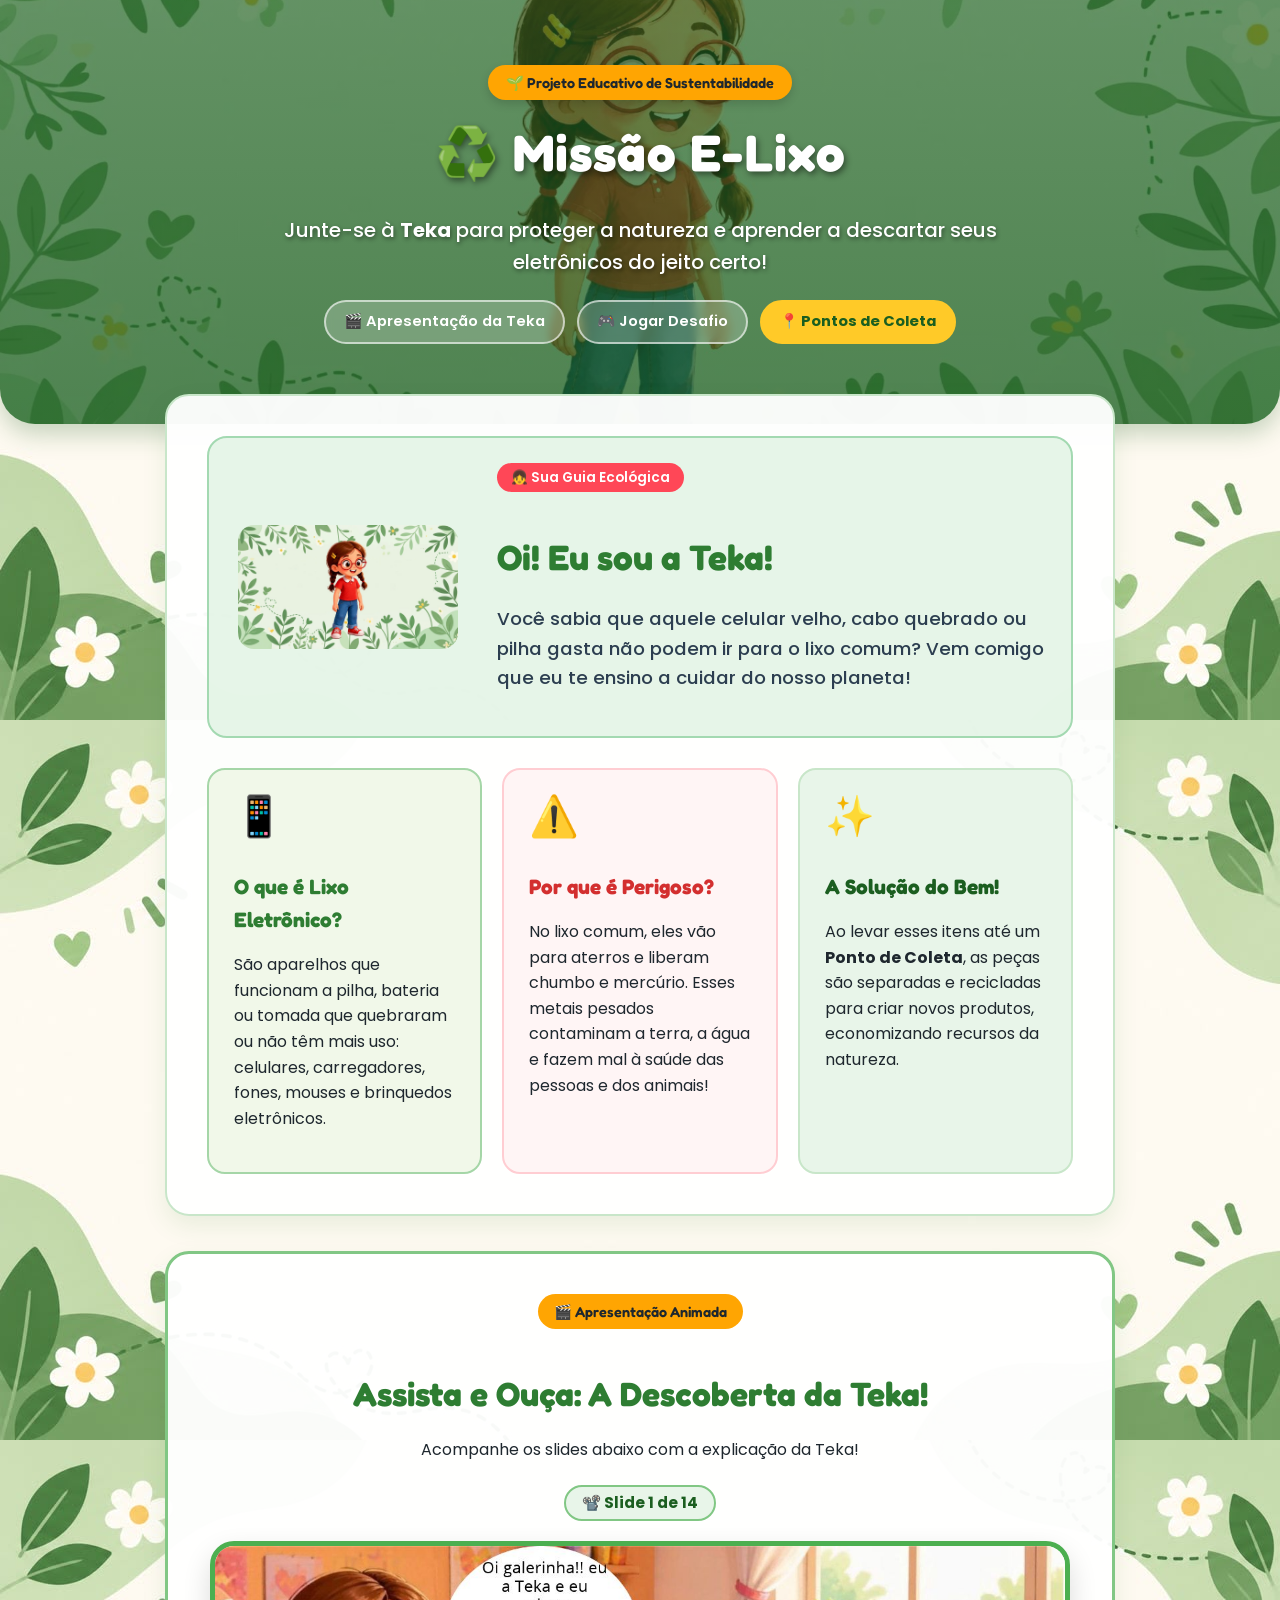
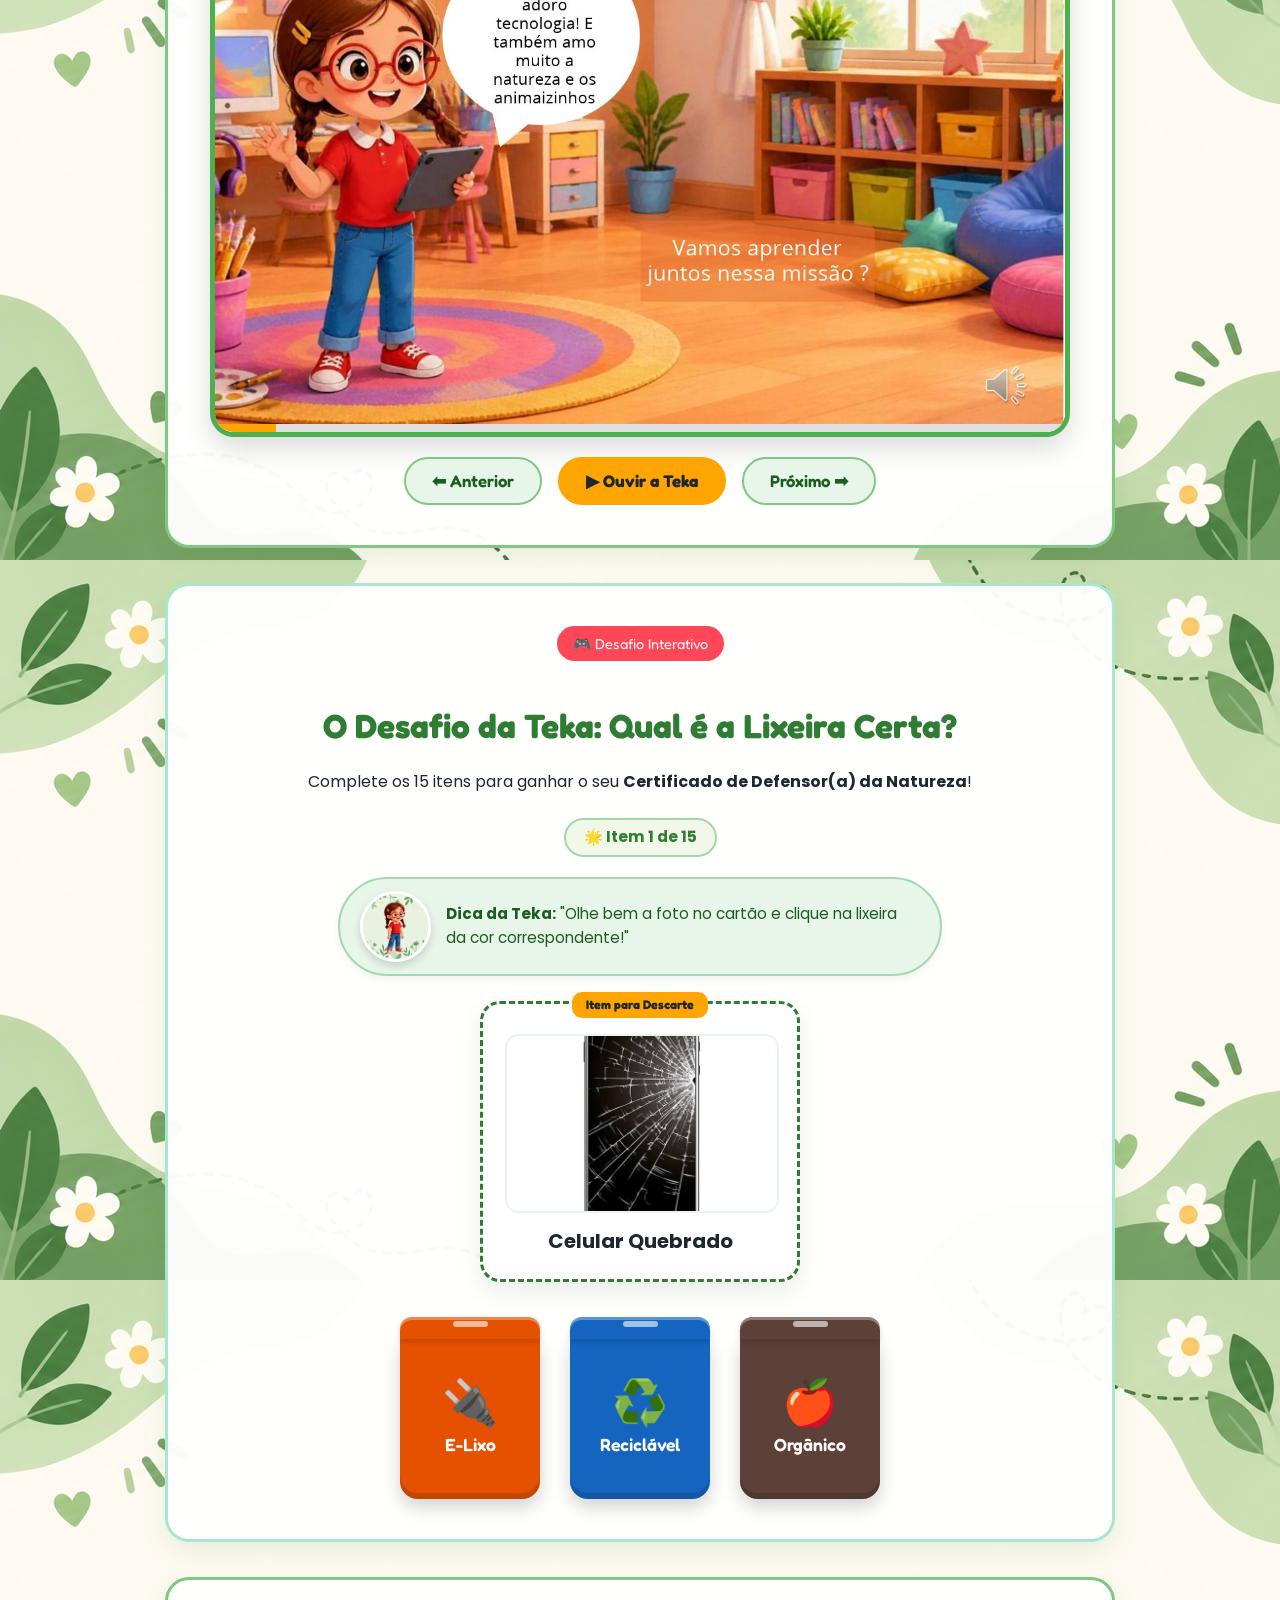
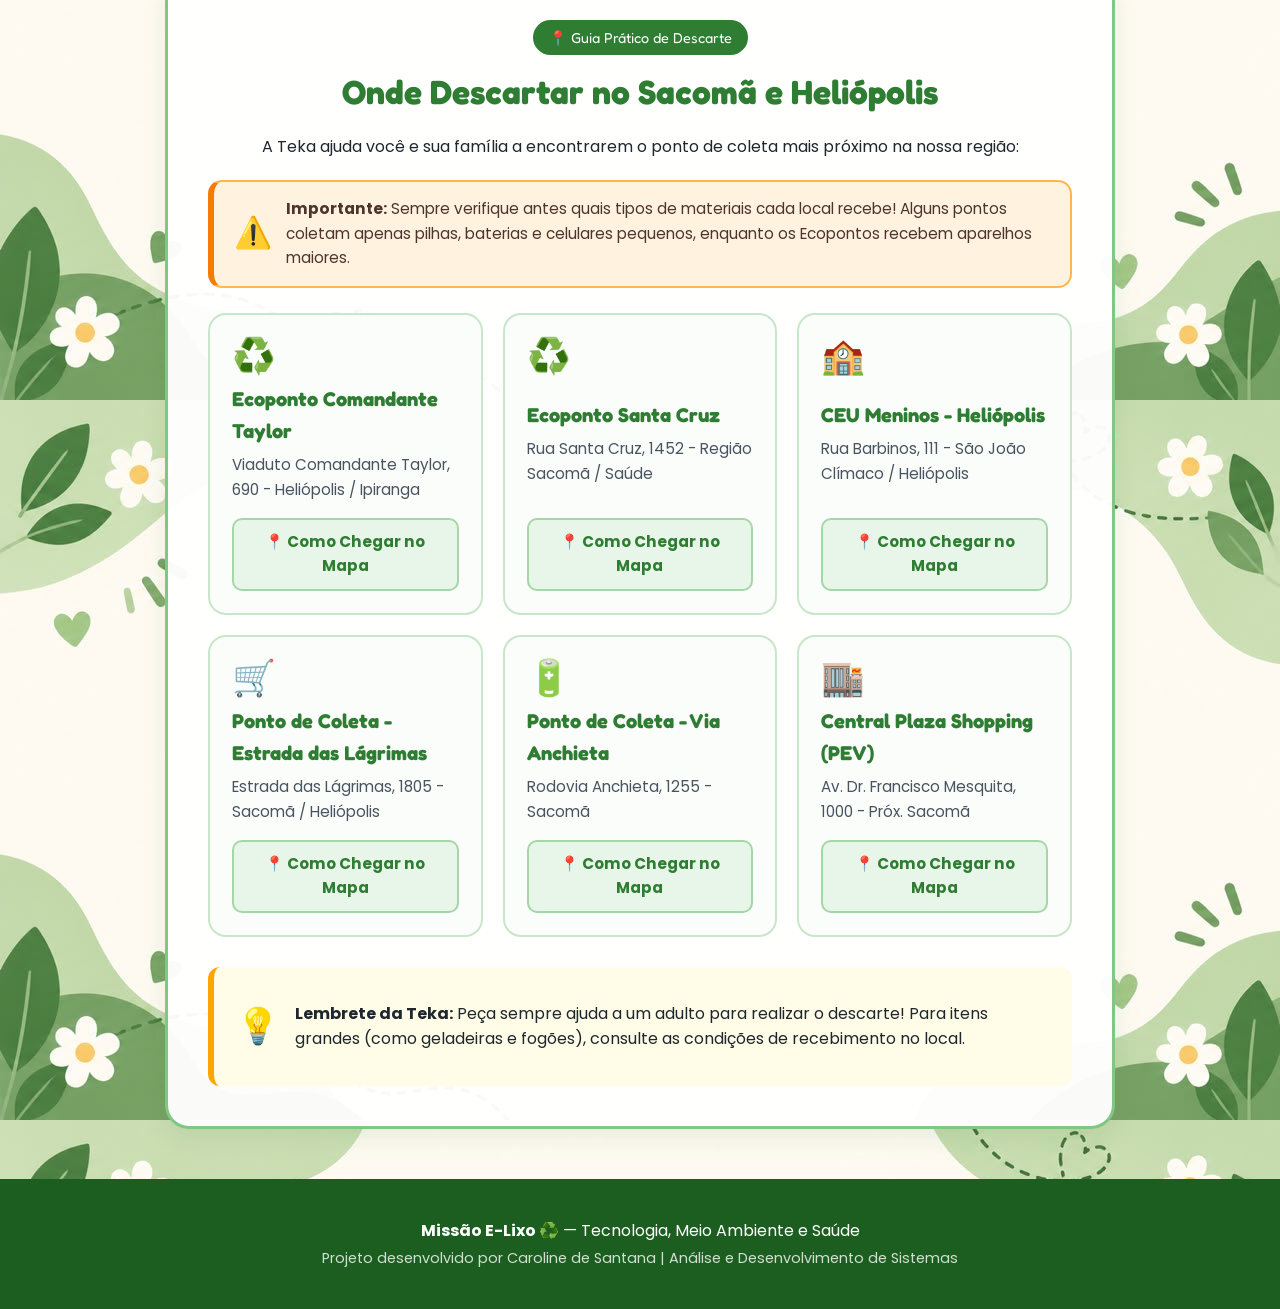
<file: index.html>
<!DOCTYPE html>
<html lang="pt-BR">
<head>
    <meta charset="UTF-8">
    <meta name="viewport" content="width=device-width, initial-scale=1.0">
    <title>Missão E-Lixo - Guia de Descarte Consciente com a Teka</title>
    <link rel="preconnect" href="https://fonts.googleapis.com">
    <link rel="preconnect" href="https://fonts.gstatic.com" crossorigin>
    <link href="https://fonts.googleapis.com/css2?family=Fredoka:wght@500;600;700&family=Poppins:wght@400;500;600;700&display=swap" rel="stylesheet">
    
    <style>
        html {
            scroll-behavior: smooth;
        }

        body {
            font-family: 'Poppins', sans-serif;
            line-height: 1.6;
            color: #1e272e;
            background-image: url('teca2.jpeg');
            background-repeat: repeat;
            background-position: center top;
            background-color: #e4f4e6;
            margin: 0;
            padding: 0;
        }

        .emoji-render, .icone-gigante, .emoji-lixeira, .icon-header, .ponto-icon, .dica-icon, .aviso-icon {
            font-family: 'Apple Color Emoji', 'Segoe UI Emoji', 'Segoe UI Symbol', 'Noto Color Emoji', sans-serif !important;
            display: inline-block;
            line-height: 1.1;
        }

        h1, h2, h3, .badge-topo, .badge-game, .badge-video, .badge-pontos, .label-lixeira, .cartao-tag, .certificado-titulo {
            font-family: 'Fredoka', cursive, sans-serif;
        }

        /* Topo com a foto capaindex.jpg */
        .hero {
            position: relative;
            background: linear-gradient(rgba(27, 94, 32, 0.65), rgba(27, 94, 32, 0.75)), url('capaindex.jpg') center/cover no-repeat;
            background-color: #1b5e20;
            color: #ffffff;
            text-align: center;
            padding: 65px 20px 80px 20px;
            border-radius: 0 0 35px 35px;
            box-shadow: 0 10px 25px rgba(27, 94, 32, 0.25);
        }

        .hero-content {
            position: relative;
            z-index: 2;
            max-width: 800px;
            margin: 0 auto;
        }

        .badge-topo {
            background-color: #ffa502;
            color: #1e272e;
            padding: 6px 18px;
            border-radius: 30px;
            font-size: 0.9em;
            font-weight: 600;
            display: inline-block;
            margin-bottom: 12px;
            box-shadow: 0 4px 10px rgba(0,0,0,0.15);
        }

        .hero h1 {
            font-size: 3.2em;
            margin: 0 0 10px 0;
            text-shadow: 2px 3px 6px rgba(0, 0, 0, 0.45);
            letter-spacing: 1px;
        }

        .hero p {
            font-size: 1.25em;
            font-weight: 500;
            text-shadow: 1px 2px 4px rgba(0, 0, 0, 0.45);
            margin-bottom: 22px;
        }

        .hero-atalhos {
            display: flex;
            justify-content: center;
            gap: 12px;
            flex-wrap: wrap;
        }

        .btn-atalho {
            background: rgba(255, 255, 255, 0.22);
            backdrop-filter: blur(4px);
            color: #ffffff;
            text-decoration: none;
            padding: 8px 18px;
            border-radius: 25px;
            font-weight: 600;
            font-size: 0.92em;
            border: 2px solid rgba(255, 255, 255, 0.6);
            transition: all 0.2s ease;
        }

        .btn-atalho:hover {
            background: #ffffff;
            color: #1b5e20;
            transform: translateY(-2px);
        }

        .btn-atalho-destaque {
            background: #ffca28;
            color: #1b5e20;
            border-color: #ffca28;
            font-weight: 700;
        }

        .container {
            max-width: 950px;
            margin: -30px auto 40px auto;
            padding: 0 20px;
            position: relative;
            z-index: 3;
        }

        .card-section {
            background: rgba(255, 255, 255, 0.96);
            border-radius: 24px;
            padding: 40px;
            margin-bottom: 35px;
            box-shadow: 0 10px 25px rgba(46, 125, 50, 0.1);
            border: 2px solid #c8e6c9;
        }

        .teka-apresentacao {
            display: flex;
            align-items: center;
            gap: 35px;
            background: rgba(228, 244, 230, 0.9);
            padding: 25px;
            border-radius: 20px;
            border: 2px solid #a3d9b1;
            margin-bottom: 30px;
        }

        .teka-img-frame {
            flex-shrink: 0;
            background-color: transparent;
            padding: 4px;
            border-radius: 22px;
        }

        .teka-img-frame img {
            width: 220px;
            height: auto;
            display: block;
            border-radius: 16px;
        }

        .teka-balao {
            flex-grow: 1;
        }

        .tag-personagem {
            background-color: #ff4757;
            color: #ffffff;
            font-size: 0.85em;
            font-weight: 600;
            padding: 4px 14px;
            border-radius: 20px;
            display: inline-block;
            margin-bottom: 8px;
        }

        .teka-balao h2 {
            color: #2e7d32;
            font-size: 2.2em;
            margin-bottom: 10px;
        }

        .teka-balao p {
            font-size: 1.15em;
            color: #2c3e50;
            font-weight: 500;
        }

        .explicacao-grid {
            display: grid;
            grid-template-columns: repeat(auto-fit, minmax(250px, 1fr));
            gap: 20px;
        }

        .explicacao-box {
            padding: 25px;
            border-radius: 18px;
            transition: transform 0.2s ease, box-shadow 0.2s ease;
        }

        .explicacao-box:hover {
            transform: translateY(-5px);
            box-shadow: 0 8px 20px rgba(0,0,0,0.06);
        }

        .icon-header {
            font-size: 2.5em;
            margin-bottom: 10px;
        }

        .explicacao-box h3 {
            font-size: 1.3em;
            margin-bottom: 8px;
        }

        .box-o-que-e { border: 2px solid #a5d6a7; background-color: #f1f8e9; }
        .box-o-que-e h3 { color: #2e7d32; }

        .box-perigo { border: 2px solid #ffcdd2; background-color: #fff5f5; }
        .box-perigo h3 { color: #d32f2f; }

        .box-solucao { border: 2px solid #c8e6c9; background-color: #e8f5e9; }
        .box-solucao h3 { color: #1b5e20; }

        .video-section {
            text-align: center;
            border: 3px solid #81c784;
        }

        .badge-video {
            background-color: #ffa502;
            color: #1e272e;
            padding: 6px 16px;
            border-radius: 20px;
            font-size: 0.9em;
            font-weight: 600;
            display: inline-block;
            margin-bottom: 10px;
        }

        .video-header h2 {
            color: #2e7d32;
            font-size: 2.1em;
            margin-bottom: 6px;
        }

        .indicador-slide {
            display: inline-block;
            background: #e8f5e9;
            color: #1b5e20;
            font-weight: 700;
            padding: 4px 16px;
            border-radius: 20px;
            border: 2px solid #81c784;
            margin-top: 6px;
            font-size: 0.95em;
        }

        .slide-palco-wrapper {
            max-width: 850px;
            margin: 20px auto 0 auto;
            border: 5px solid #4caf50;
            border-radius: 24px;
            box-shadow: 0 12px 28px rgba(0,0,0,0.14);
            overflow: hidden;
            background: #ffffff;
            line-height: 0;
        }

        .slide-img-firme {
            width: 100%;
            height: auto;
            display: block;
            user-select: none;
            -webkit-user-drag: none;
        }

        .barra-progresso-limpa {
            width: 100%;
            height: 8px;
            background: #e0e0e0;
            overflow: hidden;
        }

        .progress-bar {
            height: 100%;
            background: #ffa502;
            width: 7.14%;
            transition: width 0.35s ease;
        }

        .controles-apresentacao {
            max-width: 850px;
            margin: 20px auto 0 auto;
            display: flex;
            align-items: center;
            justify-content: center;
            gap: 16px;
            flex-wrap: wrap;
        }

        .btn-slide-nav {
            background: #e8f5e9;
            color: #1b5e20;
            border: 2px solid #81c784;
            padding: 12px 26px;
            border-radius: 30px;
            font-family: 'Fredoka', cursive, sans-serif;
            font-weight: 600;
            font-size: 1.05rem;
            cursor: pointer;
            transition: all 0.2s ease;
        }

        .btn-slide-nav:hover {
            background: #c8e6c9;
            transform: translateY(-2px);
        }

        .btn-slide-destaque {
            background: #ffa502;
            color: #1e272e;
            border-color: #ffa502;
            font-weight: 700;
        }

        .btn-slide-destaque:hover {
            background: #ffca28;
        }

        .jogo-section {
            background-color: rgba(255, 255, 255, 0.96);
            border: 3px solid #a8e6cf;
            text-align: center;
        }

        .badge-game {
            background-color: #ff4757;
            color: #ffffff;
            padding: 6px 16px;
            border-radius: 20px;
            font-size: 0.9em;
            display: inline-block;
            margin-bottom: 10px;
        }

        .jogo-header h2 {
            color: #2e7d32;
            font-size: 2.1em;
            margin-bottom: 6px;
        }

        .placar-progresso {
            display: inline-block;
            margin-top: 8px;
            background: #f1f8e9;
            color: #2e7d32;
            font-weight: 700;
            font-size: 0.95em;
            padding: 5px 18px;
            border-radius: 20px;
            border: 2px solid #a5d6a7;
        }

        .area-jogo {
            margin-top: 20px;
        }

        .teka-guia-jogo {
            display: flex;
            align-items: center;
            justify-content: center;
            gap: 15px;
            margin-bottom: 25px;
            background-color: #e8f5e9;
            padding: 12px 20px;
            border-radius: 50px;
            border: 2px solid #a3d9b1;
            max-width: 560px;
            margin-left: auto;
            margin-right: auto;
            box-shadow: 0 4px 10px rgba(0,0,0,0.05);
            transition: transform 0.3s ease, border-color 0.3s ease;
        }

        .teka-guia-jogo.teka-jogo-falando {
            border-color: #ffa502;
            box-shadow: 0 0 18px rgba(255, 165, 2, 0.45);
        }

        .teka-guia-jogo.teka-jogo-falando .teka-avatar-jogo {
            animation: avatarJogoFalando 0.4s ease-in-out infinite alternate;
            border-color: #ffa502;
        }

        @keyframes avatarJogoFalando {
            from { transform: scale(1) rotate(-3deg); }
            to   { transform: scale(1.1) rotate(3deg); }
        }

        .teka-avatar-jogo {
            width: 65px;
            height: 65px;
            border-radius: 50%;
            object-fit: cover;
            border: 3px solid #ffffff;
            box-shadow: 0 4px 8px rgba(0,0,0,0.15);
            flex-shrink: 0;
        }

        .balao-jogo p {
            margin: 0;
            font-size: 0.95em;
            color: #1b5e20;
            text-align: left;
        }

        .cartao-desafio {
            background: #ffffff;
            border: 3px dashed #2e7d32;
            border-radius: 20px;
            padding: 22px;
            width: 270px;
            margin: 0 auto 35px auto;
            box-shadow: 0 10px 25px rgba(0,0,0,0.08);
            position: relative;
            transition: transform 0.25s cubic-bezier(0.175, 0.885, 0.32, 1.275);
        }

        .cartao-tag {
            position: absolute;
            top: -12px;
            left: 50%;
            transform: translateX(-50%);
            background-color: #ffa502;
            color: #1e272e;
            font-size: 0.78em;
            padding: 3px 14px;
            border-radius: 10px;
            font-weight: 700;
            white-space: nowrap;
        }

        .foto-item-wrapper {
            width: 100%;
            height: 175px;
            margin-top: 8px;
            border-radius: 14px;
            overflow: hidden;
            background: #f8f9fa;
            display: flex;
            align-items: center;
            justify-content: center;
            border: 2px solid #e8f5e9;
        }

        #foto-item {
            width: 100%;
            height: 100%;
            object-fit: cover;
            display: block;
        }

        .icone-gigante {
            font-size: 5em;
        }

        .nome-desafio {
            font-size: 1.25em;
            font-weight: 700;
            color: #1e272e;
            margin-top: 12px;
        }

        .opcoes-lixeiras {
            display: flex;
            justify-content: center;
            gap: 30px;
            flex-wrap: wrap;
        }

        .lixeira-container {
            width: 140px;
            cursor: pointer;
            transition: transform 0.25s ease;
            user-select: none;
        }

        .lixeira-container:hover {
            transform: translateY(-10px);
        }

        .tampa-3d {
            height: 22px;
            border-radius: 12px 12px 0 0;
            position: relative;
            box-shadow: inset 0 3px 0 rgba(255,255,255,0.3), 0 3px 6px rgba(0,0,0,0.15);
        }

        .puxador {
            width: 35px;
            height: 6px;
            background-color: rgba(255,255,255,0.6);
            border-radius: 4px;
            margin: 0 auto;
            position: relative;
            top: 4px;
        }

        .corpo-3d {
            height: 140px;
            border-radius: 0 0 18px 18px;
            display: flex;
            flex-direction: column;
            align-items: center;
            justify-content: center;
            color: #ffffff;
            padding: 10px;
            box-shadow: 0 8px 18px rgba(0,0,0,0.18), inset 0 -6px 0 rgba(0,0,0,0.15);
        }

        .emoji-lixeira {
            font-size: 2.8em;
            margin-bottom: 4px;
        }

        .label-lixeira {
            font-size: 1.1em;
            font-weight: 600;
        }

        .l-eletronico .tampa-3d, .l-eletronico .corpo-3d { background-color: #e65100; }
        .l-reciclavel .tampa-3d, .l-reciclavel .corpo-3d { background-color: #1565c0; }
        .l-organico .tampa-3d, .l-organico .corpo-3d { background-color: #5d4037; }

        #feedback-jogo {
            margin-top: 30px;
            padding: 16px;
            border-radius: 14px;
            font-weight: 700;
            font-size: 1.15em;
        }

        .escondido { display: none !important; }
        .sucesso { background-color: #d4edda; color: #155724; border: 2px solid #c3e6cb; }
        .erro { background-color: #f8d7da; color: #721c24; border: 2px solid #f5c6cb; }

        .certificado-wrapper {
            margin-top: 25px;
            animation: aparecerSuave 0.5s ease-out;
        }

        @keyframes aparecerSuave {
            from { opacity: 0; transform: scale(0.92); }
            to { opacity: 1; transform: scale(1); }
        }

        .input-nome-box {
            background: #e8f5e9;
            border: 2px solid #81c784;
            padding: 18px;
            border-radius: 16px;
            max-width: 550px;
            margin: 0 auto 25px auto;
        }

        .input-nome-box label {
            display: block;
            font-weight: 700;
            color: #1b5e20;
            margin-bottom: 10px;
            font-size: 1.05em;
        }

        .input-nome-box input {
            width: 85%;
            max-width: 380px;
            padding: 10px 16px;
            font-size: 1.05em;
            border: 2px solid #4caf50;
            border-radius: 12px;
            font-family: 'Poppins', sans-serif;
            text-align: center;
            outline: none;
        }

        .input-nome-box input:focus {
            border-color: #ffa502;
            box-shadow: 0 0 8px rgba(255, 165, 2, 0.4);
        }

        .certificado-card {
            background: linear-gradient(135deg, #fffdf7 0%, #f1f8e9 100%);
            border: 8px solid #2e7d32;
            border-radius: 24px;
            padding: 14px;
            max-width: 720px;
            margin: 0 auto;
            box-shadow: 0 15px 35px rgba(0,0,0,0.14);
        }

        .certificado-borda-interna {
            border: 3px dashed #ffa502;
            border-radius: 16px;
            padding: 35px 30px;
            position: relative;
        }

        .certificado-medalha {
            font-size: 3.6em;
            margin-bottom: 5px;
        }

        .certificado-subtitulo {
            display: block;
            font-size: 0.85em;
            font-weight: 700;
            letter-spacing: 2px;
            color: #e65100;
            margin-bottom: 6px;
        }

        .certificado-titulo {
            color: #1b5e20;
            font-size: 2.2em;
            margin: 0 0 15px 0;
        }

        .certificado-texto-intro {
            font-size: 1.1em;
            color: #37474f;
            margin: 0;
        }

        .certificado-nome-destaque {
            font-family: 'Fredoka', cursive, sans-serif;
            font-size: 2.1em;
            color: #2e7d32;
            border-bottom: 3px solid #81c784;
            display: inline-block;
            min-width: 280px;
            padding: 4px 20px;
            margin: 10px 0 18px 0;
        }

        .certificado-descricao {
            font-size: 1.05em;
            color: #2c3e50;
            max-width: 560px;
            margin: 0 auto 28px auto;
        }

        .certificado-rodape {
            display: flex;
            align-items: center;
            justify-content: space-around;
            flex-wrap: wrap;
            gap: 20px;
            margin-top: 20px;
            padding-top: 15px;
            border-top: 1px solid #c8e6c9;
        }

        .certificado-assinatura-bloco {
            display: flex;
            align-items: center;
            gap: 12px;
            text-align: left;
        }

        .certificado-avatar-teka {
            width: 60px;
            height: 60px;
            border-radius: 50%;
            object-fit: cover;
            border: 3px solid #4caf50;
        }

        .linha-assinatura {
            font-weight: 700;
            color: #1b5e20;
            font-size: 1em;
        }

        .selo-oficial {
            background: #ffa502;
            color: #1e272e;
            padding: 10px 18px;
            border-radius: 50px;
            font-weight: 800;
            font-size: 0.8em;
            display: flex;
            align-items: center;
            gap: 8px;
            box-shadow: 0 4px 10px rgba(0,0,0,0.12);
            line-height: 1.2;
            text-align: left;
        }

        .selo-oficial .emoji-render {
            font-size: 2em;
        }

        .certificado-acoes {
            margin-top: 25px;
            display: flex;
            justify-content: center;
            gap: 15px;
            flex-wrap: wrap;
        }

        .btn-certificado {
            border: none;
            padding: 14px 24px;
            border-radius: 14px;
            font-family: 'Poppins', sans-serif;
            font-weight: 700;
            font-size: 1em;
            cursor: pointer;
            transition: transform 0.2s, box-shadow 0.2s;
        }

        .btn-certificado:hover {
            transform: translateY(-3px);
            box-shadow: 0 6px 15px rgba(0,0,0,0.15);
        }

        .btn-imprimir {
            background: #2e7d32;
            color: #ffffff;
        }

        .btn-reiniciar {
            background: #ffa502;
            color: #1e272e;
        }

        .encerramento-wrapper {
            margin-top: 40px;
            padding-top: 30px;
            border-top: 3px dashed #81c784;
            text-align: center;
        }

        .encerramento-wrapper h3 {
            color: #2e7d32;
            font-size: 1.8em;
            margin-bottom: 15px;
        }

        .encerramento-palco {
            max-width: 720px;
            margin: 0 auto 20px auto;
        }

        .pontos-section {
            border: 3px solid #81c784;
        }

        .pontos-header {
            text-align: center;
        }

        .badge-pontos {
            background-color: #2e7d32;
            color: #ffffff;
            padding: 6px 16px;
            border-radius: 20px;
            font-size: 0.9em;
            display: inline-block;
            margin-bottom: 10px;
        }

        .pontos-header h2 {
            color: #2e7d32;
            font-size: 2.1em;
            margin: 0 0 8px 0;
        }

        .aviso-verificacao-materiais {
            display: flex;
            align-items: center;
            gap: 14px;
            margin-top: 20px;
            background-color: #fff3e0;
            border: 2px solid #ffb74d;
            border-left: 6px solid #f57c00;
            padding: 15px 20px;
            border-radius: 14px;
            color: #4e342e;
            font-size: 0.96em;
        }

        .aviso-icon {
            font-size: 2em;
            flex-shrink: 0;
        }

        .pontos-grid {
            display: grid;
            grid-template-columns: repeat(auto-fit, minmax(260px, 1fr));
            gap: 20px;
            margin-top: 25px;
        }

        .ponto-card {
            background-color: #fbfdfb;
            border: 2px solid #c8e6c9;
            padding: 22px;
            border-radius: 18px;
            display: flex;
            flex-direction: column;
            justify-content: space-between;
            transition: transform 0.2s ease, box-shadow 0.2s ease;
        }

        .ponto-card:hover {
            transform: translateY(-4px);
            box-shadow: 0 8px 18px rgba(46, 125, 50, 0.12);
        }

        .ponto-icon {
            font-size: 2.2em;
            margin-bottom: 8px;
        }

        .ponto-card h3 {
            color: #2e7d32;
            font-size: 1.25em;
            margin: 0 0 6px 0;
        }

        .ponto-card p {
            color: #485460;
            font-size: 0.95em;
            margin: 0 0 16px 0;
        }

        .btn-maps, .btn-maps:visited {
            display: block;
            padding: 10px 15px;
            background-color: #e8f5e9;
            color: #2e7d32 !important;
            text-decoration: none !important;
            border-radius: 10px;
            font-weight: 700;
            font-size: 0.95em;
            text-align: center;
            border: 2px solid #a5d6a7;
            transition: background 0.2s;
        }

        .btn-maps:hover {
            background-color: #c8e6c9;
        }

        .dica-importante {
            display: flex;
            align-items: center;
            gap: 15px;
            margin-top: 30px;
            background-color: #fffde7;
            border-left: 6px solid #ffa502;
            padding: 18px 22px;
            border-radius: 12px;
        }

        .dica-icon {
            font-size: 2.2em;
        }

        footer {
            text-align: center;
            padding: 35px 20px;
            background: #1b5e20;
            color: #ffffff;
            margin-top: 50px;
        }

        footer p { margin: 4px 0; }
        .credito-autor { opacity: 0.8; font-size: 0.9em; }

        @media print {
            @page {
                size: A4 landscape;
                margin: 10mm;
            }

            html, body {
                background: #ffffff !important;
                background-image: none !important;
                margin: 0 !important;
                padding: 0 !important;
                height: auto !important;
                min-height: 0 !important;
                overflow: visible !important;
                -webkit-print-color-adjust: exact !important;
                print-color-adjust: exact !important;
            }

            header.hero,
            .teka-hero-card,
            #secao-video,
            #secao-pontos,
            footer,
            .jogo-header,
            #area-jogo-ativa,
            .nao-imprimir {
                display: none !important;
            }

            main.container,
            #secao-desafio,
            #tela-certificado {
                margin: 0 !important;
                padding: 0 !important;
                border: none !important;
                box-shadow: none !important;
                background: transparent !important;
                width: 100% !important;
                max-width: 100% !important;
                display: block !important;
            }

            #certificado-imprimivel {
                position: static !important;
                width: 100% !important;
                max-width: 760px !important;
                margin: 0 auto !important;
                box-shadow: none !important;
                page-break-before: avoid !important;
                page-break-after: avoid !important;
                page-break-inside: avoid !important;
                break-inside: avoid !important;
            }
        }

        @media (max-width: 768px) {
            .hero h1 { font-size: 2.4em; }
            .card-section { padding: 25px 18px; }
            .teka-apresentacao { flex-direction: column; text-align: center; }
            .teka-img-frame img { width: 180px; }
            .teka-guia-jogo { flex-direction: column; text-align: center; border-radius: 20px; }
            .balao-jogo p { text-align: center; }
            .opcoes-lixeiras { gap: 15px; }
            .lixeira-container { width: 105px; }
            .corpo-3d { height: 120px; }
            .emoji-lixeira { font-size: 2.2em; }
            .certificado-titulo { font-size: 1.6em; }
            .certificado-nome-destaque { font-size: 1.5em; min-width: auto; }
            .aviso-verificacao-materiais { flex-direction: column; text-align: center; }
        }
    </style>
</head>
<body>

    <header class="hero">
        <div class="hero-content">
            <span class="badge-topo">🌱 Projeto Educativo de Sustentabilidade</span>
            <h1>♻️ Missão E-Lixo</h1>
            <p>Junte-se à <strong>Teka</strong> para proteger a natureza e aprender a descartar seus eletrônicos do jeito certo!</p>
            <div class="hero-atalhos">
                <a href="#secao-video" class="btn-atalho">🎬 Apresentação da Teka</a>
                <a href="#secao-desafio" class="btn-atalho">🎮 Jogar Desafio</a>
                <a href="#secao-pontos" class="btn-atalho btn-atalho-destaque">📍 Pontos de Coleta</a>
            </div>
        </div>
    </header>

    <main class="container">

        <section class="card-section teka-hero-card">
            <div class="teka-apresentacao">
                <div class="teka-img-frame">
                    <img src="teka-nova.jpg" onerror="this.onerror=null; this.src='capaindex.jpg';" alt="Oi! Eu sou a Teka!">
                </div>
                <div class="teka-balao">
                    <span class="tag-personagem">👧 Sua Guia Ecológica</span>
                    <h2>Oi! Eu sou a Teka!</h2>
                    <p>Você sabia que aquele celular velho, cabo quebrado ou pilha gasta não podem ir para o lixo comum? Vem comigo que eu te ensino a cuidar do nosso planeta!</p>
                </div>
            </div>

            <div class="explicacao-grid">
                <div class="explicacao-box box-o-que-e">
                    <div class="icon-header emoji-render">📱</div>
                    <h3>O que é Lixo Eletrônico?</h3>
                    <p>São aparelhos que funcionam a pilha, bateria ou tomada que quebraram ou não têm mais uso: celulares, carregadores, fones, mouses e brinquedos eletrônicos.</p>
                </div>

                <div class="explicacao-box box-perigo">
                    <div class="icon-header emoji-render">⚠️</div>
                    <h3>Por que é Perigoso?</h3>
                    <p>No lixo comum, eles vão para aterros e liberam chumbo e mercúrio. Esses metais pesados contaminam a terra, a água e fazem mal à saúde das pessoas e dos animais!</p>
                </div>

                <div class="explicacao-box box-solucao">
                    <div class="icon-header emoji-render">✨</div>
                    <h3>A Solução do Bem!</h3>
                    <p>Ao levar esses itens até um <strong>Ponto de Coleta</strong>, as peças são separadas e recicladas para criar novos produtos, economizando recursos da natureza.</p>
                </div>
            </div>
        </section>

        <section class="card-section video-section" id="secao-video">
            <div class="video-header">
                <span class="badge-video">🎬 Apresentação Animada</span>
                <h2>Assista e Ouça: A Descoberta da Teka!</h2>
                <p>Acompanhe os slides abaixo com a explicação da Teka!</p>
                <div class="indicador-slide">📽️ Slide <span id="num-slide-atual">1</span> de 14</div>
            </div>

            <div class="slide-palco-wrapper" id="videoContainer">
                <img id="cenarioBgImg" class="slide-img-firme" src="1.jpg" alt="Slide da Apresentação da Teka">
                <div class="barra-progresso-limpa">
                    <div class="progress-bar" id="progressBar"></div>
                </div>
            </div>

            <div class="controles-apresentacao">
                <button type="button" class="btn-slide-nav" onclick="voltarSlide()">⬅ Anterior</button>
                <button type="button" class="btn-slide-nav btn-slide-destaque" id="btnPlayAudioSlide" onclick="tocarOuPausarAudioSlide()">▶ Ouvir a Teka</button>
                <button type="button" class="btn-slide-nav" onclick="avancarSlide()">Próximo ➡</button>
            </div>
        </section>

        <section class="card-section jogo-section" id="secao-desafio">
            <div class="jogo-header">
                <span class="badge-game">🎮 Desafio Interativo</span>
                <h2>O Desafio da Teka: Qual é a Lixeira Certa?</h2>
                <p>Complete os 15 itens para ganhar o seu <strong>Certificado de Defensor(a) da Natureza</strong>!</p>
                <div class="placar-progresso" id="placar-box">
                    🌟 Item <span id="contador-atual">1</span> de <span id="contador-total">15</span>
                </div>
            </div>

            <div class="area-jogo" id="area-jogo-ativa">
                
                <div class="teka-guia-jogo" id="tekaGuiaJogoBox">
                    <img src="teka-nova.jpg" onerror="this.onerror=null; this.src='capaindex.jpg';" alt="Teka ajudando no jogo" class="teka-avatar-jogo" id="tekaAvatarJogoImg">
                    <div class="balao-jogo">
                        <p id="fala-teka-jogo"><strong>Dica da Teka:</strong> "Olhe bem a foto no cartão e clique na lixeira da cor correspondente!"</p>
                    </div>
                </div>

                <!-- Já inicia preenchido com o Item 1 para nunca ficar em "Carregando..." -->
                <div class="cartao-desafio" id="cartao-anima">
                    <div class="cartao-tag">Item para Descarte</div>
                    <div class="foto-item-wrapper">
                        <img id="foto-item" src="celular.jfif" alt="Celular Quebrado">
                        <div id="icone-item" class="icone-gigante emoji-render escondido">📱</div>
                    </div>
                    <div id="nome-item" class="nome-desafio">Celular Quebrado</div>
                </div>

                <div class="opcoes-lixeiras">
                    <div class="lixeira-container l-eletronico" onclick="verificarResposta('eletronico')">
                        <div class="tampa-3d">
                            <div class="puxador"></div>
                        </div>
                        <div class="corpo-3d">
                            <span class="emoji-lixeira emoji-render">🔌</span>
                            <span class="label-lixeira">E-Lixo</span>
                        </div>
                    </div>

                    <div class="lixeira-container l-reciclavel" onclick="verificarResposta('reciclavel')">
                        <div class="tampa-3d">
                            <div class="puxador"></div>
                        </div>
                        <div class="corpo-3d">
                            <span class="emoji-lixeira emoji-render">♻️</span>
                            <span class="label-lixeira">Reciclável</span>
                        </div>
                    </div>

                    <div class="lixeira-container l-organico" onclick="verificarResposta('organico')">
                        <div class="tampa-3d">
                            <div class="puxador"></div>
                        </div>
                        <div class="corpo-3d">
                            <span class="emoji-lixeira emoji-render">🍎</span>
                            <span class="label-lixeira">Orgânico</span>
                        </div>
                    </div>
                </div>

                <div id="feedback-jogo" class="escondido"></div>
            </div>

            <div id="tela-certificado" class="certificado-wrapper escondido">
                <div class="input-nome-box nao-imprimir">
                    <label for="input-nome-crianca">🎉 Parabéns! Digite seu nome para colocar no certificado:</label>
                    <input type="text" id="input-nome-crianca" placeholder="Escreva seu nome aqui..." oninput="atualizarNomeCertificado(this.value)" maxlength="40">
                </div>

                <div class="certificado-card" id="certificado-imprimivel">
                    <div class="certificado-borda-interna">
                        <div class="certificado-medalha emoji-render">🏆🌱</div>
                        <span class="certificado-subtitulo">PROJETO EDUCATIVO MISSÃO E-LIXO</span>
                        <h3 class="certificado-titulo">Certificado de Defensor(a) da Natureza</h3>
                        
                        <p class="certificado-texto-intro">A <strong>Teka</strong> certifica com muito orgulho que</p>
                        <div class="certificado-nome-destaque" id="nome-no-certificado">Super Guardião(ã) do Planeta</div>
                        
                        <p class="certificado-descricao">
                            completou com sucesso todos os <strong>15 desafios de descarte consciente</strong>, aprendendo a separar o <strong>Lixo Eletrônico</strong>, proteger a água, o solo e cuidar da saúde de todos!
                        </p>

                        <div class="certificado-rodape">
                            <div class="certificado-assinatura-bloco">
                                <img src="teka-nova.jpg" onerror="this.onerror=null; this.src='capaindex.jpg';" alt="Teka" class="certificado-avatar-teka">
                                <div>
                                    <div class="linha-assinatura">Teka • Guia Ecológica</div>
                                    <small id="data-certificado">Missão Cumprida!</small>
                                </div>
                            </div>
                            <div class="selo-oficial">
                                <span class="emoji-render">♻️</span>
                                <span>AMIGO(A) DO<br>PLANETA</span>
                            </div>
                        </div>
                    </div>
                </div>

                <div class="certificado-acoes nao-imprimir">
                    <button type="button" class="btn-certificado btn-imprimir" onclick="imprimirCertificado()">🖨️ Imprimir / Salvar Certificado</button>
                    <button type="button" class="btn-certificado btn-reiniciar" onclick="reiniciarJogo()">🔄 Jogar Novamente</button>
                </div>

                <div class="encerramento-wrapper nao-imprimir">
                    <h3>🎉 Missão Cumprida! Mensagem Final da Teka:</h3>
                    <div class="slide-palco-wrapper encerramento-palco">
                        <img id="imgEncerramento" src="encerramento.jpg" class="slide-img-firme" alt="Encerramento da Missão E-Lixo">
                    </div>
                    <div class="controles-apresentacao">
                        <button type="button" class="btn-slide-nav btn-slide-destaque" id="btnAudioEncerramento" onclick="tocarOuPausarEncerramento()">▶ Ouvir Encerramento da Teka</button>
                    </div>
                </div>
            </div>
        </section>

        <section class="card-section pontos-section" id="secao-pontos">
            <div class="pontos-header">
                <span class="badge-pontos">📍 Guia Prático de Descarte</span>
                <h2>Onde Descartar no Sacomã e Heliópolis</h2>
                <p>A Teka ajuda você e sua família a encontrarem o ponto de coleta mais próximo na nossa região:</p>
            </div>

            <div class="aviso-verificacao-materiais">
                <span class="aviso-icon emoji-render">⚠️</span>
                <div>
                    <strong>Importante:</strong> Sempre verifique antes quais tipos de materiais cada local recebe! Alguns pontos coletam apenas pilhas, baterias e celulares pequenos, enquanto os Ecopontos recebem aparelhos maiores.
                </div>
            </div>

            <div class="pontos-grid">
                <div class="ponto-card">
                    <div class="ponto-icon emoji-render">♻️</div>
                    <div class="ponto-info">
                        <h3>Ecoponto Comandante Taylor</h3>
                        <p>Viaduto Comandante Taylor, 690 - Heliópolis / Ipiranga</p>
                    </div>
                    <a href="https://www.google.com/maps/search/?api=1&query=Ecoponto+Comandante+Taylor+Sacom%C3%A3+S%C3%A3o+Paulo" target="_blank" class="btn-maps">📍 Como Chegar no Mapa</a>
                </div>

                <div class="ponto-card">
                    <div class="ponto-icon emoji-render">♻️</div>
                    <div class="ponto-info">
                        <h3>Ecoponto Santa Cruz</h3>
                        <p>Rua Santa Cruz, 1452 - Região Sacomã / Saúde</p>
                    </div>
                    <a href="https://www.google.com/maps/search/?api=1&query=Ecoponto+Santa+Cruz+1452+S%C3%A3o+Paulo" target="_blank" class="btn-maps">📍 Como Chegar no Mapa</a>
                </div>

                <div class="ponto-card">
                    <div class="ponto-icon emoji-render">🏫</div>
                    <div class="ponto-info">
                        <h3>CEU Meninos - Heliópolis</h3>
                        <p>Rua Barbinos, 111 - São João Clímaco / Heliópolis</p>
                    </div>
                    <a href="https://www.google.com/maps/search/?api=1&query=CEU+Meninos+Rua+Barbinos+111+S%C3%A3o+Paulo" target="_blank" class="btn-maps">📍 Como Chegar no Mapa</a>
                </div>

                <div class="ponto-card">
                    <div class="ponto-icon emoji-render">🛒</div>
                    <div class="ponto-info">
                        <h3>Ponto de Coleta - Estrada das Lágrimas</h3>
                        <p>Estrada das Lágrimas, 1805 - Sacomã / Heliópolis</p>
                    </div>
                    <a href="https://www.google.com/maps/search/?api=1&query=Estrada+das+L%C3%A1grimas+1805+Sacom%C3%A3+S%C3%A3o+Paulo" target="_blank" class="btn-maps">📍 Como Chegar no Mapa</a>
                </div>

                <div class="ponto-card">
                    <div class="ponto-icon emoji-render">🔋</div>
                    <div class="ponto-info">
                        <h3>Ponto de Coleta - Via Anchieta</h3>
                        <p>Rodovia Anchieta, 1255 - Sacomã</p>
                    </div>
                    <a href="https://www.google.com/maps/search/?api=1&query=Rodovia+Anchieta+1255+Sacom%C3%A3+S%C3%A3o+Paulo" target="_blank" class="btn-maps">📍 Como Chegar no Mapa</a>
                </div>

                <div class="ponto-card">
                    <div class="ponto-icon emoji-render">🏬</div>
                    <div class="ponto-info">
                        <h3>Central Plaza Shopping (PEV)</h3>
                        <p>Av. Dr. Francisco Mesquita, 1000 - Próx. Sacomã</p>
                    </div>
                    <a href="https://www.google.com/maps/search/?api=1&query=Central+Plaza+Shopping+Av.+Dr.+Francisco+Mesquita+1000+S%C3%A3o+Paulo" target="_blank" class="btn-maps">📍 Como Chegar no Mapa</a>
                </div>
            </div>

            <div class="dica-importante">
                <span class="dica-icon emoji-render">💡</span>
                <p><strong>Lembrete da Teka:</strong> Peça sempre ajuda a um adulto para realizar o descarte! Para itens grandes (como geladeiras e fogões), consulte as condições de recebimento no local.</p>
            </div>
        </section>

    </main>

    <footer>
        <p><strong>Missão E-Lixo ♻️</strong> — Tecnologia, Meio Ambiente e Saúde</p>
        <p class="credito-autor">Projeto desenvolvido por Caroline de Santana | Análise e Desenvolvimento de Sistemas</p>
    </footer>

    <!-- JAVASCRIPT EMBUTIDO DIRETAMENTE PARA NÃO FALHAR NUNCA -->
    <script>
        let audioCtx = null;
        let voiceEnabled = true;

        function inicializarAudio() {
            if (!audioCtx) {
                const AudioContextClass = window.AudioContext || window.webkitAudioContext;
                if (AudioContextClass) {
                    audioCtx = new AudioContextClass();
                }
            }
            if (audioCtx && audioCtx.state === 'suspended') {
                audioCtx.resume();
            }
        }

        function tocarSomAcerto() {
            if (!voiceEnabled) return;
            inicializarAudio();
            if (!audioCtx) return;

            const agora = audioCtx.currentTime;
            const notas = [523.25, 659.25, 783.99, 1046.50];

            notas.forEach((freq, index) => {
                const osc = audioCtx.createOscillator();
                const gain = audioCtx.createGain();
                osc.type = 'triangle';
                osc.frequency.setValueAtTime(freq, agora + index * 0.09);

                gain.gain.setValueAtTime(0.22, agora + index * 0.09);
                gain.gain.exponentialRampToValueAtTime(0.001, agora + index * 0.09 + 0.25);

                osc.connect(gain);
                gain.connect(audioCtx.destination);

                osc.start(agora + index * 0.09);
                osc.stop(agora + index * 0.09 + 0.25);
            });
        }

        function tocarSomErro() {
            if (!voiceEnabled) return;
            inicializarAudio();
            if (!audioCtx) return;

            const agora = audioCtx.currentTime;
            const notas = [220, 175];

            notas.forEach((freq, index) => {
                const osc = audioCtx.createOscillator();
                const gain = audioCtx.createGain();
                osc.type = 'sawtooth';
                osc.frequency.setValueAtTime(freq, agora + index * 0.16);

                gain.gain.setValueAtTime(0.15, agora + index * 0.16);
                gain.gain.exponentialRampToValueAtTime(0.001, agora + index * 0.16 + 0.22);

                osc.connect(gain);
                gain.connect(audioCtx.destination);

                osc.start(agora + index * 0.16);
                osc.stop(agora + index * 0.16 + 0.22);
            });
        }

        function tocarFanfarraVitoria() {
            if (!voiceEnabled) return;
            inicializarAudio();
            if (!audioCtx) return;

            const agora = audioCtx.currentTime;
            const melodia = [
                { freq: 523.25, tempo: 0.0, dur: 0.15 },
                { freq: 659.25, tempo: 0.15, dur: 0.15 },
                { freq: 783.99, tempo: 0.30, dur: 0.15 },
                { freq: 1046.50, tempo: 0.45, dur: 0.35 },
                { freq: 783.99, tempo: 0.80, dur: 0.18 },
                { freq: 1046.50, tempo: 1.00, dur: 0.60 }
            ];

            melodia.forEach(nota => {
                const osc = audioCtx.createOscillator();
                const gain = audioCtx.createGain();
                osc.type = 'triangle';
                osc.frequency.setValueAtTime(nota.freq, agora + nota.tempo);

                gain.gain.setValueAtTime(0.28, agora + nota.tempo);
                gain.gain.exponentialRampToValueAtTime(0.001, agora + nota.tempo + nota.dur);

                osc.connect(gain);
                gain.connect(audioCtx.destination);

                osc.start(agora + nota.tempo);
                osc.stop(agora + nota.tempo + nota.dur);
            });
        }

        const scenes = [
            { numero: 1, audioFile: "cena1.mp3" },
            { numero: 2, audioFile: "cena2.mp3" },
            { numero: 3, audioFile: "cena3.mp3" },
            { numero: 4, audioFile: "cena4.mp3" },
            { numero: 5, audioFile: "cena5.mp3" },
            { numero: 6, audioFile: "cena6.mp3" },
            { numero: 7, audioFile: "cena7.mp3" },
            { numero: 8, audioFile: "cena8.mp3" },
            { numero: 9, audioFile: "cena9.mp3" },
            { numero: 10, audioFile: "cena10.mp3" },
            { numero: 11, audioFile: "cena11.mp3" },
            { numero: 12, audioFile: "cena12.mp3" },
            { numero: 13, audioFile: "cena13.mp3" },
            { numero: 14, audioFile: "cena14.mp3" }
        ];

        let currentScene = 0;
        let isPlaying = false;
        let isPlayingEncerramento = false;
        let playerVozSalva = new Audio();

        function pararQualquerVoz() {
            if (playerVozSalva) {
                playerVozSalva.pause();
                playerVozSalva.currentTime = 0;
            }
            isPlayingEncerramento = false;
            atualizarBotaoEncerramento();
        }

        // Procura a imagem do slide na pasta principal ou em subpastas comuns
        function carregarImagemSlide(numeroCena) {
            const bgImg = document.getElementById("cenarioBgImg");
            if (!bgImg) return;
            
            const possiveisNomes = [
                numeroCena + ".jpg",
                numeroCena + ".jpeg",
                numeroCena + ".JPG",
                "slides/" + numeroCena + ".jpg",
                "slides/" + numeroCena + ".jpeg",
                "imagens/" + numeroCena + ".jpg",
                "img/" + numeroCena + ".jpg",
                "slide" + numeroCena + ".jpg"
            ];

            let idx = 0;
            function tentarProximo() {
                if (idx >= possiveisNomes.length) return;
                const arquivo = possiveisNomes[idx];
                idx++;

                bgImg.onerror = tentarProximo;
                bgImg.src = arquivo;
            }

            tentarProximo();
        }

        function atualizarBotaoPlaySlide() {
            const btn = document.getElementById("btnPlayAudioSlide");
            if (!btn) return;
            btn.innerText = isPlaying ? "⏸ Pausar" : "▶ Ouvir a Teka";
        }

        // Procura o áudio do slide na pasta principal ou em subpastas comuns
        function tocarAudioDoSlideAtual() {
            pararQualquerVoz();
            const n = scenes[currentScene].numero;
            
            const possiveisAudios = [
                "cena" + n + ".mp3",
                n + ".mp3",
                "cena" + n + ".MP3",
                n + ".MP3",
                "audios/cena" + n + ".mp3",
                "audio/cena" + n + ".mp3",
                "audios/" + n + ".mp3",
                "audio/" + n + ".mp3"
            ];

            let idxAudio = 0;

            function tentarProximoAudio() {
                if (idxAudio >= possiveisAudios.length) {
                    isPlaying = false;
                    atualizarBotaoPlaySlide();
                    return;
                }

                const arquivoAudio = possiveisAudios[idxAudio];
                idxAudio++;

                playerVozSalva = new Audio(arquivoAudio);

                playerVozSalva.onended = () => {
                    if (isPlaying && currentScene < scenes.length - 1) {
                        currentScene++;
                        updateScene(true);
                    } else {
                        isPlaying = false;
                        atualizarBotaoPlaySlide();
                    }
                };

                playerVozSalva.onerror = tentarProximoAudio;

                playerVozSalva.play().catch((err) => {
                    if (err.name === "NotAllowedError") {
                        isPlaying = false;
                        atualizarBotaoPlaySlide();
                    } else {
                        tentarProximoAudio();
                    }
                });
            }

            tentarProximoAudio();
        }

        function updateScene(tocarAutomatico = false) {
            pararQualquerVoz();
            const s = scenes[currentScene];

            carregarImagemSlide(s.numero);

            const numSlideEl = document.getElementById("num-slide-atual");
            if (numSlideEl) numSlideEl.innerText = s.numero;

            const progress = ((currentScene + 1) / scenes.length) * 100;
            const bar = document.getElementById("progressBar");
            if (bar) bar.style.width = progress + "%";

            atualizarBotaoPlaySlide();

            if (tocarAutomatico && isPlaying) {
                tocarAudioDoSlideAtual();
            }
        }

        function tocarOuPausarAudioSlide() {
            if (isPlaying) {
                isPlaying = false;
                pararQualquerVoz();
                atualizarBotaoPlaySlide();
            } else {
                isPlaying = true;
                atualizarBotaoPlaySlide();
                tocarAudioDoSlideAtual();
            }
        }

        function avancarSlide() {
            currentScene = (currentScene + 1) % scenes.length;
            updateScene(isPlaying);
        }

        function voltarSlide() {
            currentScene = (currentScene - 1 + scenes.length) % scenes.length;
            updateScene(isPlaying);
        }

        const desafios = [
            { nome: "Celular Quebrado", base: "celular", icone: "📱", respostaCorreta: "eletronico" },
            { nome: "Casca de Banana", base: "banana", icone: "🍌", respostaCorreta: "organico" },
            { nome: "Mouse de Computador", base: "mouse", icone: "🖱️", respostaCorreta: "eletronico" },
            { nome: "Garrafa Plástica PET", base: "garrafa", icone: "🥤", respostaCorreta: "reciclavel" },
            { nome: "Pilhas Usadas", base: "pilhas", icone: "🔋", respostaCorreta: "eletronico" },
            { nome: "Caixa de Papelão", base: "papelao", icone: "📦", respostaCorreta: "reciclavel" },
            { nome: "Fone de Ouvido Velho", base: "fone", icone: "🎧", respostaCorreta: "eletronico" },
            { nome: "Resto de Maçã", base: "maca", icone: "🍎", respostaCorreta: "organico" },
            { nome: "Teclado de Computador", base: "teclado", icone: "⌨️", respostaCorreta: "eletronico" },
            { nome: "Latinha de Alumínio", base: "latinha", icone: "🥫", respostaCorreta: "reciclavel" },
            { nome: "Notebook Antigo", base: "notebook", icone: "💻", respostaCorreta: "eletronico" },
            { nome: "Cascas de Ovos", base: "ovos", icone: "🥚", respostaCorreta: "organico" },
            { nome: "Cabos e Carregadores", base: "cabos", icone: "🔌", respostaCorreta: "eletronico" },
            { nome: "Controle de Videogame", base: "controle", icone: "🎮", respostaCorreta: "eletronico" },
            { nome: "Folhas e Restos de Verdura", base: "verdura", icone: "🥬", respostaCorreta: "organico" }
        ];

        let indiceAtual = 0;
        let bloqueioClique = false;

        function carregarDesafio() {
            bloqueioClique = false;
            const cartao = document.getElementById('cartao-anima');
            const itemAtual = desafios[indiceAtual];
            const imgEl = document.getElementById('foto-item');
            const iconeEl = document.getElementById('icone-item');

            if (!cartao || !imgEl || !iconeEl) return;

            document.getElementById('nome-item').innerText = itemAtual.nome;
            document.getElementById('contador-atual').innerText = indiceAtual + 1;
            document.getElementById('feedback-jogo').className = 'escondido';
            iconeEl.innerText = itemAtual.icone;

            // Tenta carregar .jfif, .jpg, .jpeg ou subpastas
            const caminhosImagem = [
                itemAtual.base + ".jfif",
                itemAtual.base + ".jpg",
                itemAtual.base + ".jpeg",
                itemAtual.base + ".png",
                "imagens/" + itemAtual.base + ".jfif",
                "img/" + itemAtual.base + ".jfif",
                "desafios/" + itemAtual.base + ".jfif",
                "imagens/" + itemAtual.base + ".jpg"
            ];

            let idxImg = 0;
            iconeEl.classList.add('escondido');
            imgEl.classList.remove('escondido');

            function tentarProximaFotoDesafio() {
                if (idxImg >= caminhosImagem.length) {
                    imgEl.classList.add('escondido');
                    iconeEl.classList.remove('escondido');
                    return;
                }
                const caminho = caminhosImagem[idxImg];
                idxImg++;
                imgEl.onerror = tentarProximaFotoDesafio;
                imgEl.src = caminho;
            }

            tentarProximaFotoDesafio();
        }

        function tocarAudioJogo(nomeBaseMp3) {
            if (!voiceEnabled || isPlaying) return;
            const guiaJogo = document.getElementById("tekaGuiaJogoBox");
            const opcoes = [
                nomeBaseMp3 + ".mp3",
                "audios/" + nomeBaseMp3 + ".mp3",
                "audio/" + nomeBaseMp3 + ".mp3"
            ];
            let i = 0;
            function tentar() {
                if (i >= opcoes.length) return;
                const audioJogo = new Audio(opcoes[i]);
                i++;
                audioJogo.onplay = () => { if (guiaJogo) guiaJogo.classList.add("teka-jogo-falando"); };
                audioJogo.onended = () => { if (guiaJogo) guiaJogo.classList.remove("teka-jogo-falando"); };
                audioJogo.onerror = () => {
                    if (guiaJogo) guiaJogo.classList.remove("teka-jogo-falando");
                    tentar();
                };
                audioJogo.play().catch(() => {});
            }
            tentar();
        }

        function verificarResposta(tipoEscolhido) {
            if (bloqueioClique) return;

            const feedback = document.getElementById('feedback-jogo');
            const falaTekaJogo = document.getElementById('fala-teka-jogo');
            const itemAtual = desafios[indiceAtual];
            const respostaCerta = itemAtual.respostaCorreta;

            if (tipoEscolhido === respostaCerta) {
                bloqueioClique = true;
                tocarSomAcerto();

                feedback.innerHTML = "🎉 Mandou muito bem! Você descartou " + itemAtual.nome + " na lixeira certa!";
                feedback.className = "sucesso";
                if (falaTekaJogo) {
                    falaTekaJogo.innerHTML = '<strong>Teka diz:</strong> "Mandou muito bem! Você descartou na lixeira certa!"';
                }

                tocarAudioJogo("acerto");
                
                setTimeout(function() {
                    if (indiceAtual < desafios.length - 1) {
                        indiceAtual++;
                        carregarDesafio();
                    } else {
                        exibirCertificadoFinal();
                    }
                }, 2000);
            } else {
                tocarSomErro();
                feedback.innerHTML = "❌ Ops! Essa não é a lixeira adequada para " + itemAtual.nome + ". Tente outra cor!";
                feedback.className = "erro";
                if (falaTekaJogo) {
                    falaTekaJogo.innerHTML = '<strong>Teka diz:</strong> "Ops! Essa não é a lixeira certa. Tente outra cor!"';
                }

                tocarAudioJogo("erro");
            }
        }

        function exibirCertificadoFinal() {
            document.getElementById('area-jogo-ativa').classList.add('escondido');
            document.getElementById('placar-box').classList.add('escondido');
            document.getElementById('tela-certificado').classList.remove('escondido');

            const hoje = new Date().toLocaleDateString('pt-BR');
            document.getElementById('data-certificado').innerText = "Conquistado em " + hoje;

            tocarFanfarraVitoria();

            setTimeout(() => {
                tocarAudioJogo("vitoria");
            }, 600);
        }

        function atualizarNomeCertificado(valor) {
            const campoNome = document.getElementById('nome-no-certificado');
            if (valor.trim() === "") {
                campoNome.innerText = "Super Guardião(ã) do Planeta";
            } else {
                campoNome.innerText = valor.trim();
            }
        }

        function imprimirCertificado() {
            window.print();
        }

        function reiniciarJogo() {
            pararQualquerVoz();
            indiceAtual = 0;
            document.getElementById('tela-certificado').classList.add('escondido');
            document.getElementById('area-jogo-ativa').classList.remove('escondido');
            document.getElementById('placar-box').classList.remove('escondido');
            carregarDesafio();
        }

        function atualizarBotaoEncerramento() {
            const btn = document.getElementById("btnAudioEncerramento");
            if (!btn) return;
            btn.innerText = isPlayingEncerramento ? "⏸ Pausar Encerramento" : "▶ Ouvir Encerramento da Teka";
        }

        function tocarOuPausarEncerramento() {
            if (isPlayingEncerramento) {
                pararQualquerVoz();
                return;
            }

            isPlaying = false;
            atualizarBotaoPlaySlide();
            pararQualquerVoz();

            isPlayingEncerramento = true;
            atualizarBotaoEncerramento();

            const opcoesEncerramento = [
                "encerramento.mp3",
                "encerramento.MP3",
                "audios/encerramento.mp3",
                "audio/encerramento.mp3"
            ];
            let idx = 0;

            function tentarAudioFinal() {
                if (idx >= opcoesEncerramento.length) {
                    isPlayingEncerramento = false;
                    atualizarBotaoEncerramento();
                    return;
                }
                playerVozSalva = new Audio(opcoesEncerramento[idx]);
                idx++;
                playerVozSalva.onended = () => {
                    isPlayingEncerramento = false;
                    atualizarBotaoEncerramento();
                };
                playerVozSalva.onerror = tentarAudioFinal;
                playerVozSalva.play().catch(tentarAudioFinal);
            }

            tentarAudioFinal();
        }

        // Inicializa imediatamente assim que o HTML é lido
        document.addEventListener("DOMContentLoaded", function() {
            const totalEl = document.getElementById('contador-total');
            if (totalEl) totalEl.innerText = desafios.length;
            updateScene(false);
            carregarDesafio();
        });
    </script>
</body>
</html>
</file>
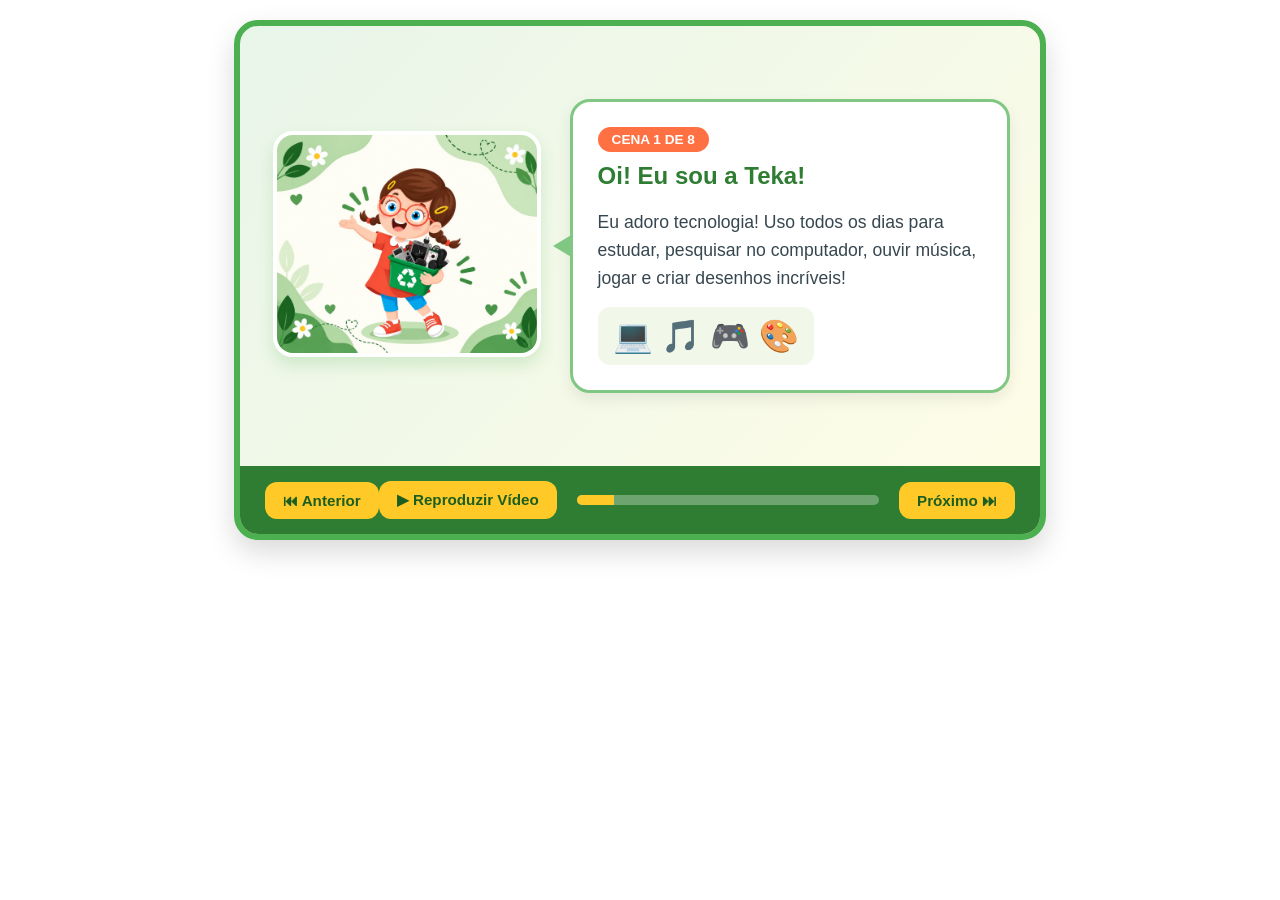
<file: videoteka.html>
<!DOCTYPE html>
<html lang="pt-BR">
<head>
  <meta charset="UTF-8">
  <title>Vídeo: Missão E-Lixo com a Teka</title>
  <style>
    .video-container {
      max-width: 800px;
      margin: 20px auto;
      background: linear-gradient(135deg, #e8f5e9 0%, #fffde7 100%);
      border: 6px solid #4caf50;
      border-radius: 24px;
      box-shadow: 0 12px 28px rgba(0,0,0,0.15);
      overflow: hidden;
      font-family: 'Segoe UI', Tahoma, Geneva, Verdana, sans-serif;
      position: relative;
    }

    .scene-screen {
      display: flex;
      align-items: center;
      justify-content: space-between;
      padding: 30px;
      min-height: 380px;
      position: relative;
    }

    /* Personagem Teka Animada */
    .teka-wrapper {
      flex: 1;
      text-align: center;
      animation: floatTeka 3s ease-in-out infinite;
    }

    .teka-wrapper img {
      max-width: 260px;
      width: 100%;
      border-radius: 20px;
      box-shadow: 0 8px 16px rgba(76, 175, 80, 0.2);
      border: 4px solid #fff;
    }

    @keyframes floatTeka {
      0%, 100% { transform: translateY(0px); }
      50% { transform: translateY(-10px); }
    }

    /* Balão de Fala e Explicação */
    .dialogue-box {
      flex: 1.4;
      background: #ffffff;
      border: 3px solid #81c784;
      border-radius: 20px;
      padding: 25px;
      margin-left: 25px;
      position: relative;
      box-shadow: 0 6px 15px rgba(0,0,0,0.08);
      transition: all 0.4s ease;
    }

    .dialogue-box::before {
      content: "";
      position: absolute;
      left: -20px;
      top: 50%;
      transform: translateY(-50%);
      border-width: 12px 20px 12px 0;
      border-style: solid;
      border-color: transparent #81c784 transparent transparent;
    }

    .scene-badge {
      display: inline-block;
      background: #ff7043;
      color: #fff;
      padding: 5px 14px;
      border-radius: 50px;
      font-weight: bold;
      font-size: 0.85rem;
      margin-bottom: 10px;
      text-transform: uppercase;
    }

    .scene-title {
      color: #2e7d32;
      font-size: 1.5rem;
      margin: 0 0 12px 0;
    }

    .scene-text {
      color: #37474f;
      font-size: 1.1rem;
      line-height: 1.6;
      margin-bottom: 15px;
    }

    .scene-icons {
      font-size: 2rem;
      background: #f1f8e9;
      padding: 10px 15px;
      border-radius: 12px;
      display: inline-block;
    }

    /* Controles de Vídeo */
    .video-controls {
      background: #2e7d32;
      padding: 15px 25px;
      display: flex;
      align-items: center;
      justify-content: space-between;
      color: white;
    }

    .btn-control {
      background: #ffca28;
      color: #1b5e20;
      border: none;
      padding: 10px 18px;
      border-radius: 12px;
      font-weight: bold;
      cursor: pointer;
      font-size: 0.95rem;
      transition: transform 0.2s, background 0.2s;
    }

    .btn-control:hover {
      background: #ffd54f;
      transform: scale(1.05);
    }

    .progress-bar-container {
      flex: 1;
      height: 10px;
      background: rgba(255,255,255,0.3);
      border-radius: 5px;
      margin: 0 20px;
      overflow: hidden;
    }

    .progress-bar {
      height: 100%;
      background: #ffca28;
      width: 12.5%;
      transition: width 0.4s ease;
    }

    @media (max-width: 650px) {
      .scene-screen { flex-direction: column; text-align: center; }
      .dialogue-box { margin-left: 0; margin-top: 20px; }
      .dialogue-box::before { display: none; }
    }
  </style>
</head>
<body>

<div class="video-container">
  <div class="scene-screen">
    <div class="teka-wrapper">
      <!-- Certifique-se de que a foto teka.jpeg está na mesma pasta -->
      <img src="teka.jpeg" alt="Teka segurando caixa de reciclagem com eletrônicos">
    </div>
    
    <div class="dialogue-box" id="dialogueBox">
      <span class="scene-badge" id="sceneBadge">Cena 1 de 8</span>
      <h2 class="scene-title" id="sceneTitle">Oi! Eu sou a Teka!</h2>
      <p class="scene-text" id="sceneText">
        Eu adoro tecnologia! Uso todos os dias para estudar, pesquisar no computador, ouvir música, jogar e criar desenhos incríveis!
      </p>
      <div class="scene-icons" id="sceneIcons">💻 🎵 🎮 🎨</div>
    </div>
  </div>

  <div class="video-controls">
    <button class="btn-control" onclick="prevScene()">⏮ Anterior</button>
    <button class="btn-control" id="playPauseBtn" onclick="togglePlay()">▶ Reproduzir Vídeo</button>
    <div class="progress-bar-container">
      <div class="progress-bar" id="progressBar"></div>
    </div>
    <button class="btn-control" onclick="nextScene()">Próximo ⏭</button>
  </div>
</div>

<script>
  const scenes = [
    {
      badge: "Cena 1 de 8 • Apresentação",
      title: "Oi! Eu sou a Teka!",
      text: "Eu adoro tecnologia! Uso todos os dias para estudar, pesquisar na internet, ouvir música, jogar e criar projetos super legais!",
      icons: "💻 🌐 🎵 🎮"
    },
    {
      badge: "Cena 2 de 8 • O Problema",
      title: "Ops! Meu celular quebrou...",
      text: "Celular, fone, televisão, teclado, carregadores... A tecnologia está por toda parte, mas ela não dura para sempre. Meu aparelho parou de funcionar. E agora?",
      icons: "📱💥 🎧 🔌 😢"
    },
    {
      badge: "Cena 3 de 8 • A Dúvida",
      title: "Posso jogar no lixo comum?",
      text: "Eu quase joguei na lixeira normal de casa, mas parei para pensar! Foi aí que descobri o que é o Lixo Eletrônico (ou E-Lixo): todo aparelho ou cabo que quebrou ou não usamos mais.",
      icons: "🗑️❌ 🤔 💡"
    },
    {
      badge: "Cena 4 de 8 • A Descoberta",
      title: "Por que NÃO vai no lixo comum?",
      text: "Eu descobri 3 motivos muito sérios: 1) Pode contaminar o solo e a água; 2) Pilhas e baterias precisam de cuidado especial; 3) Muitas peças podem ser reaproveitadas!",
      icons: "🌱💧 🔋⚠️ ♻️"
    },
    {
      badge: "Cena 5 de 8 • Saúde e Planeta",
      title: "Ambiente e saúde conectados!",
      text: "Quando não jogamos eletrônicos no lixo comum, geramos menos contaminação, mais reaproveitamento de materiais e protegemos a saúde das pessoas e do planeta!",
      icons: "🌍💚 🏥 🛡️"
    },
    {
      badge: "Cena 6 de 8 • A Solução",
      title: "Os 4 Caminhos que eu encontrei!",
      text: "Antes de jogar fora, siga os 4 caminhos: 1) REUTILIZAR se ainda funciona; 2) CONSERTAR se tiver reparo; 3) DOAR para quem precisa; 4) DESCARTAR CERTO quando não tiver mais jeito!",
      icons: "🔄 🛠️ 🎁 ✅"
    },
    {
      badge: "Cena 7 de 8 • Onde Levar?",
      title: "Onde levar o Lixo Eletrônico?",
      text: "Peça sempre ajuda a um adulto! Vocês podem levar a um Ponto de Coleta (Ecoponto) ou entregar em lojas e fabricantes que recolhem. E cuidado: nunca abra pilhas ou baterias!",
      icons: "📍🏪 👨‍👩‍👧 ⚠️"
    },
    {
      badge: "Cena 8 de 8 • Conclusão",
      title: "Pequenas atitudes, grandes mudanças!",
      text: "Cuidar dos nossos aparelhos por mais tempo e dar o destino certo é pensar no nosso futuro. Agora você já sabe tudo! Que tal testar seus conhecimentos no jogo aqui do site?",
      icons: "🚀🌟 🏆 🌱"
    }
  ];

  let currentScene = 0;
  let isPlaying = false;
  let playInterval = null;

  function updateScene() {
    const s = scenes[currentScene];
    document.getElementById("sceneBadge").innerText = s.badge;
    document.getElementById("sceneTitle").innerText = s.title;
    document.getElementById("sceneText").innerText = s.text;
    document.getElementById("sceneIcons").innerText = s.icons;
    
    const progress = ((currentScene + 1) / scenes.length) * 100;
    document.getElementById("progressBar").style.width = progress + "%";

    // Usa síntese de voz do navegador (opcional, fala com o usuário!)
    if (isPlaying && 'speechSynthesis' in window) {
      window.speechSynthesis.cancel();
      const utterance = new SpeechSynthesisUtterance(s.title + ". " + s.text);
      utterance.lang = 'pt-BR';
      utterance.rate = 1.05;
      window.speechSynthesis.speak(utterance);
    }
  }

  function nextScene() {
    currentScene = (currentScene + 1) % scenes.length;
    updateScene();
  }

  function prevScene() {
    currentScene = (currentScene - 1 + scenes.length) % scenes.length;
    updateScene();
  }

  function togglePlay() {
    const btn = document.getElementById("playPauseBtn");
    if (isPlaying) {
      isPlaying = false;
      clearInterval(playInterval);
      if ('speechSynthesis' in window) window.speechSynthesis.cancel();
      btn.innerText = "▶ Reproduzir Vídeo";
    } else {
      isPlaying = true;
      btn.innerText = "⏸ Pausar";
      updateScene();
      playInterval = setInterval(() => {
        if (currentScene < scenes.length - 1) {
          currentScene++;
          updateScene();
        } else {
          togglePlay(); // Para no final
        }
      }, 9000); // Troca de cena a cada 9 segundos
    }
  }
</script>

</body>
</html>
</file>
